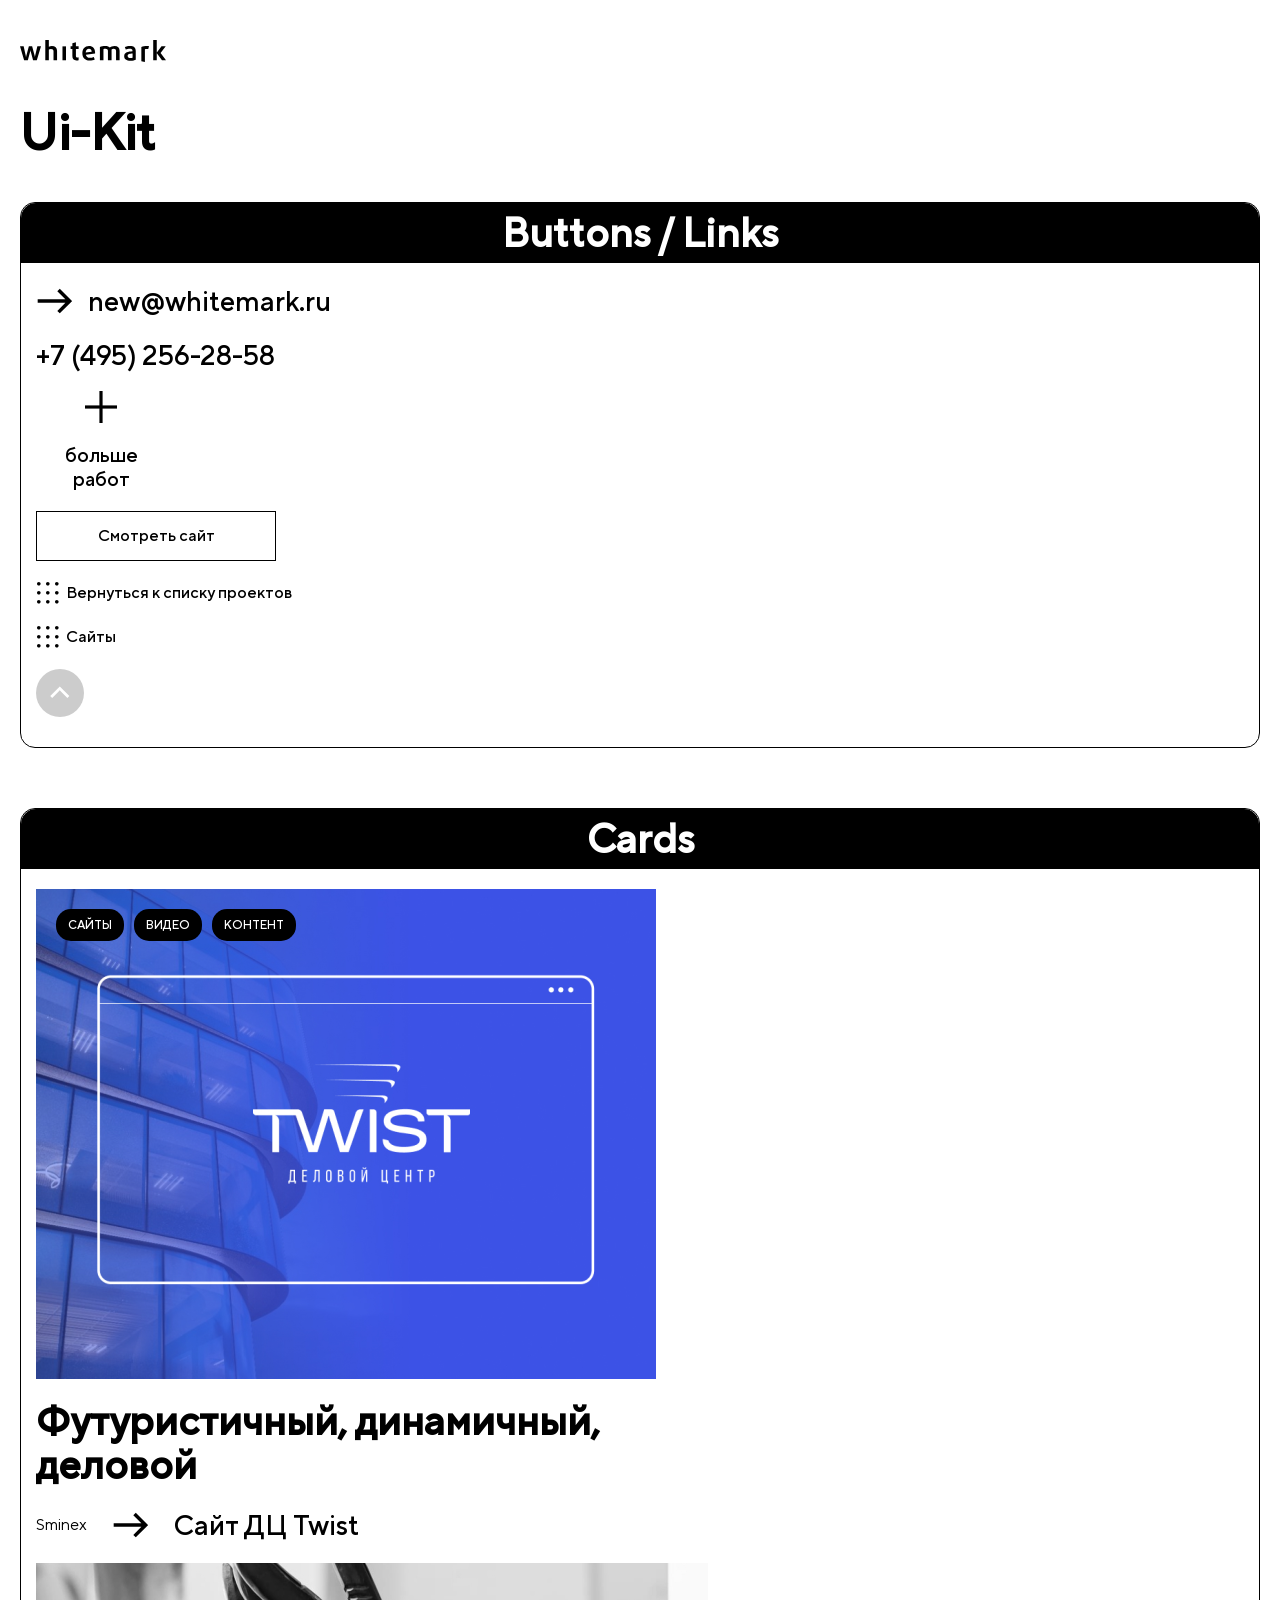
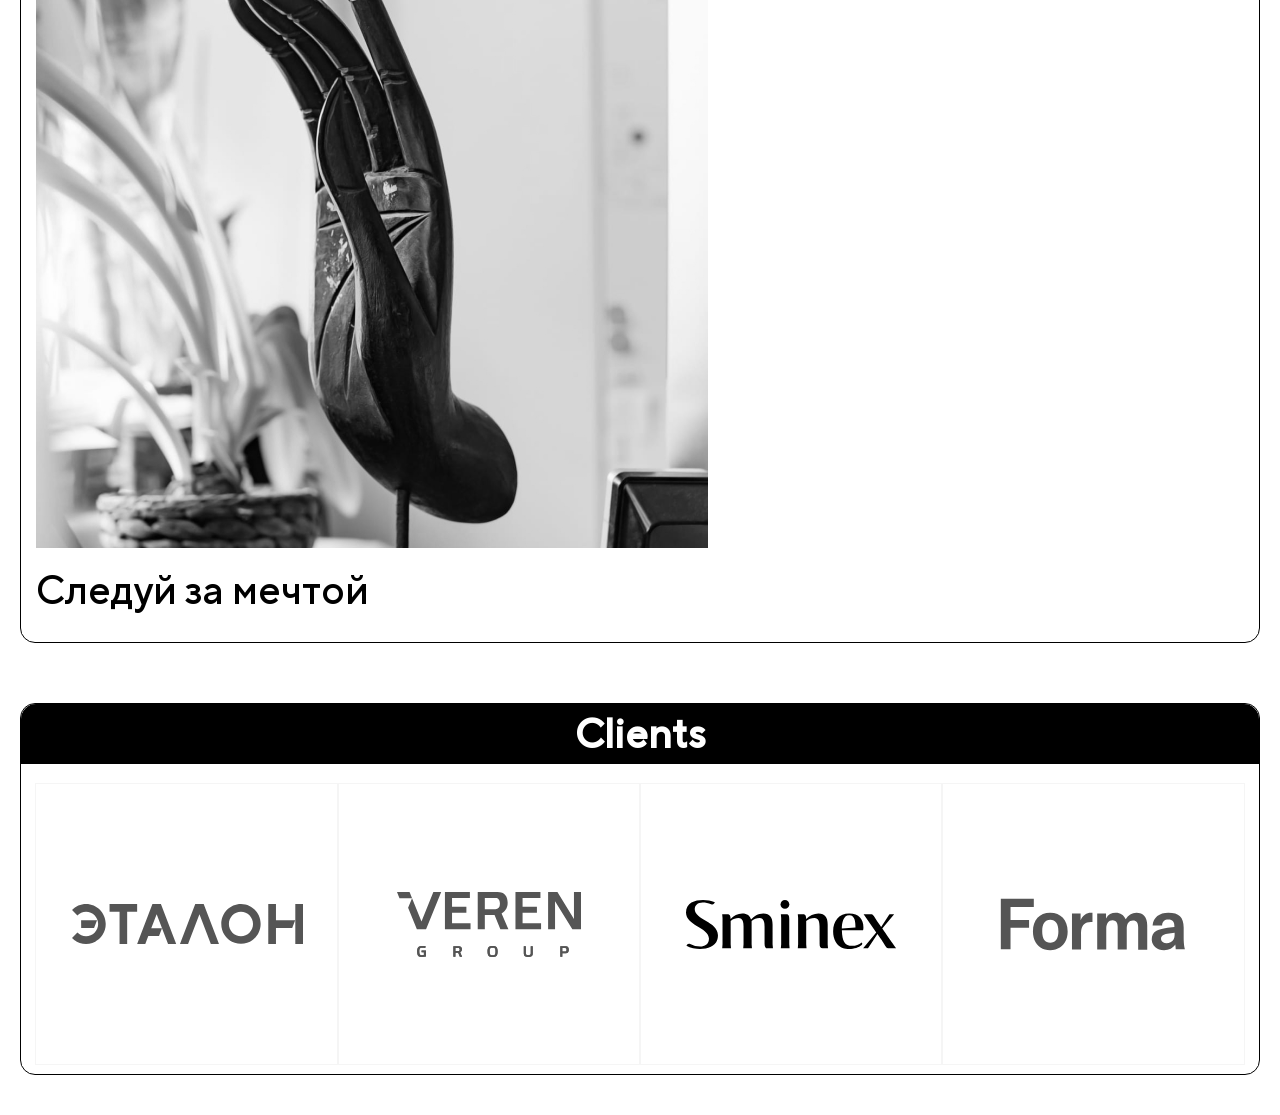
<file: Lerna_9.1/index.html>
<!DOCTYPE html>
<html lang="ru">

<head>
  <meta charset="UTF-8">
  <meta name="viewport" content="width=device-width, initial-scale=1.0">
  <meta http-equiv="X-UA-Compatible" content="ie=edge">
  <link rel="stylesheet" href="css/style.css">
  <title>Ui-kit - Whitemark</title>
</head>

<body>
  <main>
    <div class="uikit">
      <div class="container">
        <h1 class="visually-hidden">Ui-kit сайта Whitemark</h1>
        <div class="uikit__logo">
          <svg width="146" height="22" aria-hidden="true">
            <use xlink:href="images/sprite.svg#icon-logo"></use>
          </svg>
        </div>
        <h2 class="uikit__subtitle">Ui-Kit</h2>
        <div class="uikit__block">
          <h2 class="uikit__block-title">Buttons / Links</h2>
          <div class="uikit__components">
            <a class="link" href="mailto:new@whitemark.ru">
              <svg class="link__icon" width="36" height="36" aria-hidden="true">
                <use xlink:href="images/sprite.svg#icon-arrow-right"></use>
              </svg>
              <span class="link__text">new@whitemark.ru</span>
            </a>
            <a class="link" href="tel:+74952562858">
              <span class="link__text">+7 (495) 256-28-58</span>
            </a>
            <button class="btn btn--plus" type="button">
              <svg class="btn__icon" width="32" height="32" aria-hidden="true">
                <use xlink:href="images/sprite.svg#icon-plus"></use>
              </svg>
              <span class="btn__text btn__text--small">больше работ</span>
            </button>
            <a class="btn" href="#">
              <span class="btn__text">Смотреть сайт</span>
            </a>
            <a href="#" class="link link--small link--dots">
              <svg class="link__dots" width="24" height="24" viewBox="0 0 24 24" fill="none"
                xmlns="http://www.w3.org/2000/svg">
                <path class="link__dot link__dot--lt"
                  d="M4.6 2.8C4.6 3.79411 3.79411 4.6 2.8 4.6C1.80589 4.6 1 3.79411 1 2.8C1 1.80589 1.80589 1 2.8 1C3.79411 1 4.6 1.80589 4.6 2.8Z"
                  fill="black" />
                <path class="link__dot link__dot--lc"
                  d="M4.6 11.8C4.6 12.7941 3.79411 13.6 2.8 13.6C1.80589 13.6 1 12.7941 1 11.8C1 10.8059 1.80589 10 2.8 10C3.79411 10 4.6 10.8059 4.6 11.8Z"
                  fill="black" />
                <path class="link__dot link__dot--lb"
                  d="M4.6 20.8C4.6 21.7941 3.79411 22.6 2.8 22.6C1.80589 22.6 1 21.7941 1 20.8C1 19.8059 1.80589 19 2.8 19C3.79411 19 4.6 19.8059 4.6 20.8Z"
                  fill="black" />
                <path class="link__dot link__dot--ct"
                  d="M13.6 2.8C13.6 3.79411 12.7941 4.6 11.8 4.6C10.8059 4.6 10 3.79411 10 2.8C10 1.80589 10.8059 1 11.8 1C12.7941 1 13.6 1.80589 13.6 2.8Z"
                  fill="black" />
                <path class="link__dot link__dot--cc"
                  d="M13.6 11.8C13.6 12.7941 12.7941 13.6 11.8 13.6C10.8059 13.6 10 12.7941 10 11.8C10 10.8059 10.8059 10 11.8 10C12.7941 10 13.6 10.8059 13.6 11.8Z"
                  fill="black" />
                <path class="link__dot link__dot--cb"
                  d="M13.6 20.8C13.6 21.7941 12.7941 22.6 11.8 22.6C10.8059 22.6 10 21.7941 10 20.8C10 19.8059 10.8059 19 11.8 19C12.7941 19 13.6 19.8059 13.6 20.8Z"
                  fill="black" />
                <path class="link__dot link__dot--rt"
                  d="M22.6 2.8C22.6 3.79411 21.7941 4.6 20.8 4.6C19.8059 4.6 19 3.79411 19 2.8C19 1.80589 19.8059 1 20.8 1C21.7941 1 22.6 1.80589 22.6 2.8Z"
                  fill="black" />
                <path class="link__dot link__dot--rc"
                  d="M22.6 11.8C22.6 12.7941 21.7941 13.6 20.8 13.6C19.8059 13.6 19 12.7941 19 11.8C19 10.8059 19.8059 10 20.8 10C21.7941 10 22.6 10.8059 22.6 11.8Z"
                  fill="black" />
                <path class="link__dot link__dot--rb"
                  d="M22.6 20.8C22.6 21.7941 21.7941 22.6 20.8 22.6C19.8059 22.6 19 21.7941 19 20.8C19 19.8059 19.8059 19 20.8 19C21.7941 19 22.6 19.8059 22.6 20.8Z"
                  fill="black" />
              </svg>
              <span class="link__text">Вернуться к списку проектов</span>
            </a>
            <a class="link link--double" href="#">
              <span class="link__inner">
                <svg class="link__icon-begin" width="24" height="24" aria-hidden="true">
                  <use xlink:href="images/sprite.svg#icon-dots"></use>
                </svg>
                <span class="link__text link__text-begin">Сайты</span>
              </span>
              <span class="link__inner link__inner--final">
                <svg class="link__icon-final" width="20" height="20" aria-hidden="true">
                  <use xlink:href="images/sprite.svg#icon-arrow-left"></use>
                </svg>
                <span class="link__text link__text-final">Вернуться в раздел</span>
              </span>
            </a>
            <button class="btn btn--icon" type="button">
              <svg class="btn__icon" width="24" height="24" aria-hidden="true">
                <use xlink:href="images/sprite.svg#icon-arrow-top"></use>
              </svg>
            </button>
          </div>
        </div>
        <div class="uikit__block">
          <h2 class="uikit__block-title">Cards</h2>
          <div class="uikit__components">
            <a class="project-card" href="#">
              <div class="project-card__inner">
                <ul class="project-card__tag-list">
                  <li class="project-card__tag-item">
                    <span class="project-card__tag">Сайты</span>
                  </li>
                  <li class="project-card__tag-item">
                    <span class="project-card__tag">видео</span>
                  </li>
                  <li class="project-card__tag-item">
                    <span class="project-card__tag">контент</span>
                  </li>
                </ul>
                <img class="project-card__img" src="images/project-twist.png" width="620" height="490"
                  alt="Логотип проекта Twist">
                <div class="project-card__description">
                  <p class="project-card__text">
                    Сайт для премиального делового центра с wow-архитектурой и отличной транспортной доступностью
                  </p>
                </div>
              </div>
              <h2 class="project-card__title">Футуристичный, динамичный, деловой</h2>
              <div class="project-card__bottom">
                <span class="project-card__company">Sminex</span>
                <span class="project-card__link link">
                  <svg class="link__icon" width="36" height="36" aria-hidden="true">
                    <use xlink:href="images/sprite.svg#icon-arrow-right"></use>
                  </svg>
                  <span class="link__text">Сайт ДЦ Twist</span>
                </span>
              </div>
            </a>
            <a class="image-card" href="#">
              <img class="image-card__img" src="images/image-card.jpg" height="585" width="672" alt="Арт фотография">
              <h2 class="image-card__title">Следуй за мечтой</h2>
            </a>
          </div>
        </div>

        <div class="uikit__block">
          <h2 class="uikit__block-title">Clients</h2>
          <ul class="clients">
            <li class="clients__item">
              <a href="#" class="clients__link">
                <svg class="clients__icon" width="231" height="40" aria-hidden="true">
                  <use xlink:href="images/sprite.svg#icon-etalon"></use>
                </svg>
                <img class="clients__img" src="images/clients/etalon.jpg" alt="Логотип Etalon">
              </a>
            </li>
            <li class="clients__item">
              <a href="#" class="clients__link">
                <svg class="clients__icon" width="184" height="65" aria-hidden="true">
                  <use xlink:href="images/sprite.svg#icon-veren"></use>
                </svg>
                <img class="clients__img" src="images/clients/veren.jpg" alt="Логотип Veren">
              </a>
            </li>
            <li class="clients__item">
              <a href="#" class="clients__link">
                <svg class="clients__icon" width="210" height="49" aria-hidden="true">
                  <use xlink:href="images/sprite.svg#icon-sminex"></use>
                </svg>
                <img class="clients__img" src="images/clients/sminex.jpg" alt="Логотип Sminex">
              </a>
            </li>
            <li class="clients__item">
              <a href="#" class="clients__link">
                <svg class="clients__icon" width="240" height="67" aria-hidden="true">
                  <use xlink:href="images/sprite.svg#icon-forma"></use>
                </svg>
                <img class="clients__img" src="images/clients/forma.jpg" alt="Логотип Forma">
              </a>
            </li>
          </ul>
        </div>
      </div>
    </div>
  </main>
</body>

</html>
</file>
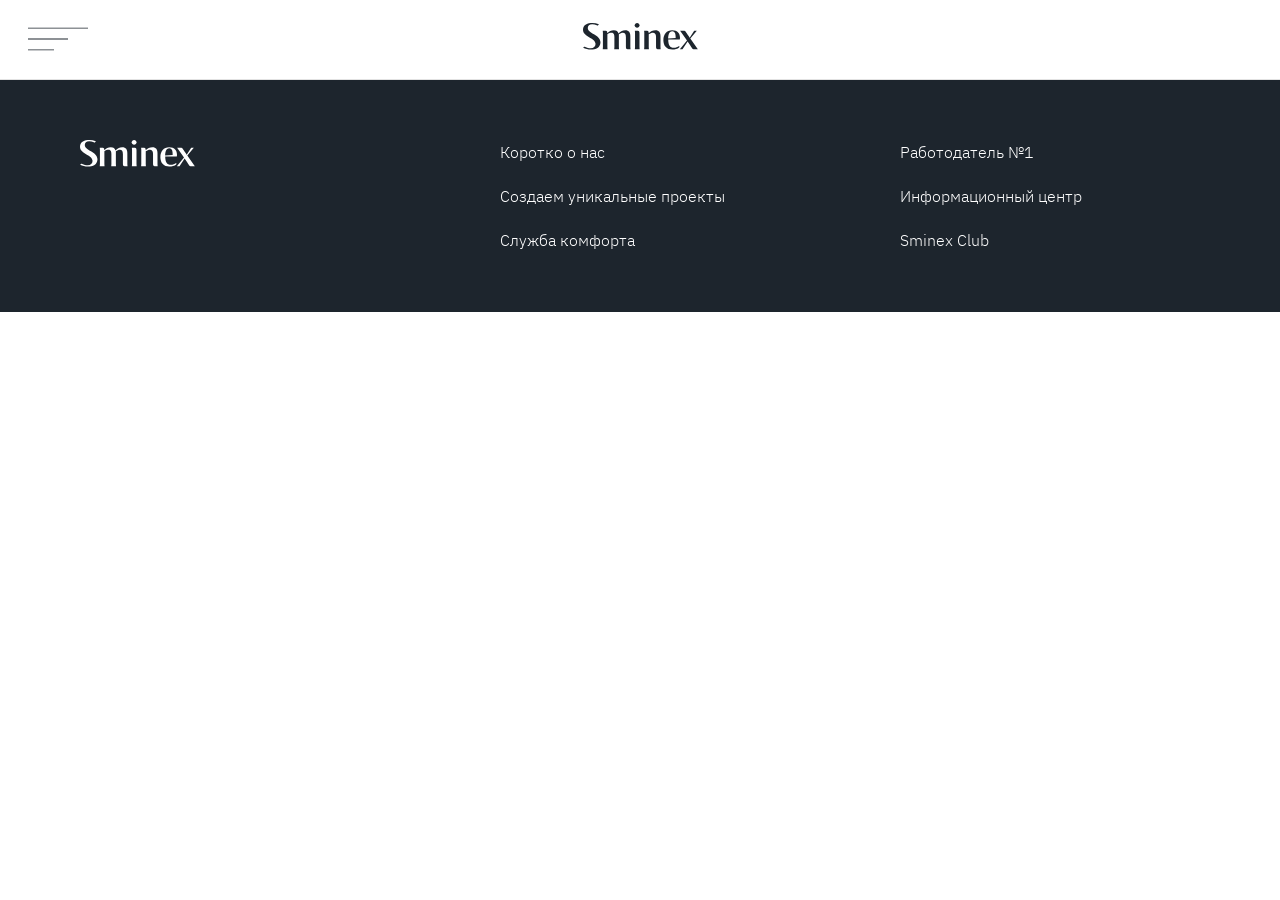
<file: 6.2/vacancy.html>
<!DOCTYPE html>
<html lang="ru">

<head>
  <meta charset="UTF-8">
  <meta name="viewport" content="width=device-width, initial-scale=1.0">
  <meta http-equiv="X-UA-Compatible" content="ie=edge">
  <link rel="stylesheet" href="css/style.css">
  <title>Вакансии - Sminex - ИНТЕКО</title>
</head>

<body>
<header class="header">
  <div class="header__content">
    <button class="header__menu" aria-label="Переключаетель меню">
      <svg class="header__burger-icon" width="60" height="23" aria-hidden="true">
        <use xlink:href="images/sprite.svg#icon-burger"></use>
      </svg>
    </button>
    <a class="header__logo-link" href="#" aria-label="Переход на главную страницу Sminex">
      <svg class="header__logo" width="115" height="27" aria-hidden="true">
        <use xlink:href="images/sprite.svg#icon-logo"></use>
      </svg>
    </a>
  </div>
</header>
<main>
  <!-- Вакансии -->
</main>
<footer class="footer">
  <div class="container">
    <div class="footer__content">
      <a class="footer__logo-link" href="#" aria-label="Переход на главную страницу Sminex">
        <svg class="footer__logo" width="115" height="27" aria-hidden="true">
          <use xlink:href="images/sprite.svg#icon-logo"></use>
        </svg>
      </a>
      <div class="footer__nav">
        <ul class="footer__nav-list">
          <li class="footer__nav-item">
            <a class="footer__nav-link" href="#">Коротко о нас</a>
          </li>
          <li class="footer__nav-item">
            <a class="footer__nav-link" href="#">Создаем уникальные проекты</a>
          </li>
          <li class="footer__nav-item">
            <a class="footer__nav-link" href="#">Служба комфорта</a>
          </li>
        </ul>
        <ul class="footer__nav-list">
          <li class="footer__nav-item">
            <a class="footer__nav-link" href="#">Работодатель №1</a>
          </li>
          <li class="footer__nav-item">
            <a class="footer__nav-link" href="#">Информационный центр</a>
          </li>
          <li class="footer__nav-item">
            <a class="footer__nav-link" href="#">Sminex Club</a>
          </li>
        </ul>
      </div>
    </div>
  </div>
</footer>
</body>

</html>
</file>
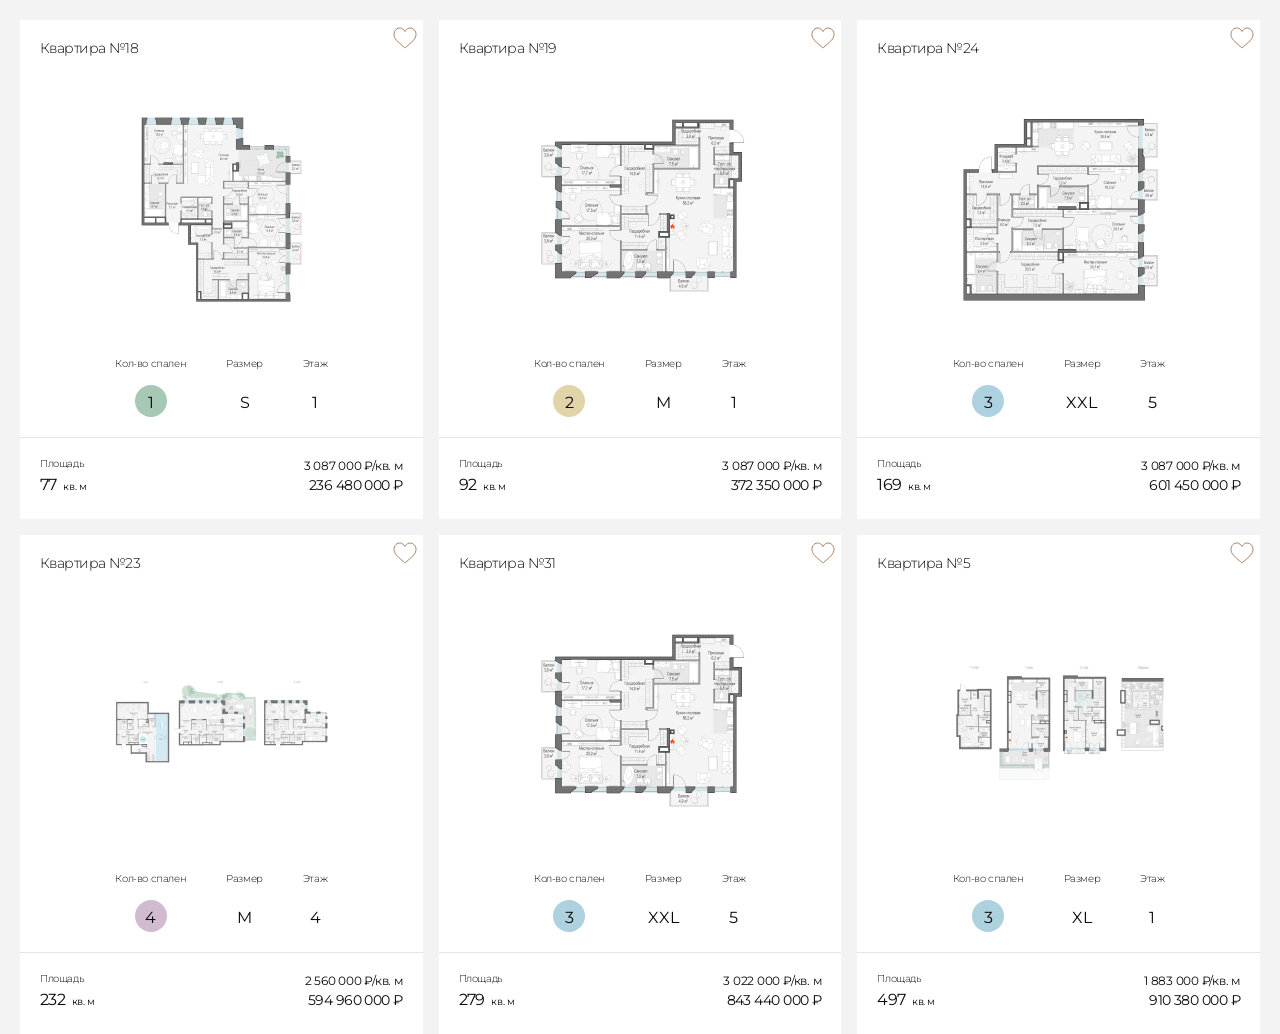
<file: 6.3/catalog.html>
<!DOCTYPE html>
<html lang="ru">

<head>
  <meta charset="UTF-8">
  <meta name="viewport" content="width=device-width, initial-scale=1.0">
  <meta http-equiv="X-UA-Compatible" content="ie=edge">
  <link rel="stylesheet" href="css/normalize.css">
  <link rel="stylesheet" href="css/style.css">
  <title>Выбор квартир - Обыденский №1</title>
</head>

<body>
<main>
  <!-- Я уже тут подготовил структуру страницы с прошлого проекта, тебе осталось ее только застилизовать -->
  <section class="catalog">
    <div class="container">
      <h1 class="visually-hidden">Подбор квартиры по параметрам</h1>
      <div class="catalog__inner">
        <!-- Форма фильтрации -->

        <!-- Список с карточками -->
        <ul class="catalog-list">
          <li class="catalog-list__item">
            <div class="catalog-card">
              <a class="catalog-card__inner" href="#" aria-label="Переход на страницу квартиры">
                <div class="catalog-card__top">
                  <p class="catalog-card__title">Квартира №18</p>
                  <img class="catalog-card__pic" src="images/plan-18.jpg" width="220" height="205" alt="Планировка квартиры №18">
                  <ul class="catalog-card__parameters">
                    <li class="catalog-card__parameters-item">
                      <div class="parameter-card parameter-card--green">
                        <p class="parameter-card__title">Кол-во спален</p>
                        <span class="parameter-card__value">1</span>
                      </div>
                    </li>
                    <li class="catalog-card__parameters-item">
                      <div class="parameter-card">
                        <p class="parameter-card__title">Размер</p>
                        <span class="parameter-card__value">S</span>
                      </div>
                    </li>
                    <li class="catalog-card__parameters-item">
                      <div class="parameter-card">
                        <p class="parameter-card__title">Этаж</p>
                        <span class="parameter-card__value">1</span>
                      </div>
                    </li>
                  </ul>
                </div>
                <div class="catalog-card__footer">
                  <div class="catalog-card__area">
                    <p class="catalog-card__subtitle">Площадь</p>
                    <p class="catalog-card__area-value"><span class="catalog-card__area-count">77</span> кв. м</p>
                  </div>
                  <div class="catalog-card__price-block">
                    <p class="catalog-card__price">3 087 000 ₽/кв. м</p>
                    <p class="catalog-card__price-total">236 480 000 ₽</p>
                  </div>
                </div>
              </a>
              <button class="catalog-card__btn-like" type="button" aria-label="Добавить в избранное">
                <svg class="catalog-card__like-icon" width="24" height="22" aria-hidden="true">
                  <use xlink:href="images/sprite.svg#icon-like"></use>
                </svg>
              </button>
            </div>
          </li>

          <li class="catalog-list__item">
            <div class="catalog-card">
              <a class="catalog-card__inner" href="#" aria-label="Переход на страницу квартиры">
                <div class="catalog-card__top">
                  <p class="catalog-card__title">Квартира №19</p>
                  <img class="catalog-card__pic" src="images/plan-19.jpg" width="220" height="205" alt="Планировка квартиры №19">
                  <ul class="catalog-card__parameters">
                    <li class="catalog-card__parameters-item">
                      <div class="parameter-card parameter-card--yellow">
                        <p class="parameter-card__title">Кол-во спален</p>
                        <span class="parameter-card__value">2</span>
                      </div>
                    </li>
                    <li class="catalog-card__parameters-item">
                      <div class="parameter-card">
                        <p class="parameter-card__title">Размер</p>
                        <span class="parameter-card__value">M</span>
                      </div>
                    </li>
                    <li class="catalog-card__parameters-item">
                      <div class="parameter-card">
                        <p class="parameter-card__title">Этаж</p>
                        <span class="parameter-card__value">1</span>
                      </div>
                    </li>
                  </ul>
                </div>
                <div class="catalog-card__footer">
                  <div class="catalog-card__area">
                    <p class="catalog-card__subtitle">Площадь</p>
                    <p class="catalog-card__area-value"><span class="catalog-card__area-count">92</span> кв. м</p>
                  </div>
                  <div class="catalog-card__price-block">
                    <p class="catalog-card__price">3 087 000 ₽/кв. м</p>
                    <p class="catalog-card__price-total">372 350 000 ₽</p>
                  </div>
                </div>
              </a>
              <button class="catalog-card__btn-like" type="button" aria-label="Добавить в избранное">
                <svg class="catalog-card__like-icon" width="24" height="22" aria-hidden="true">
                  <use xlink:href="images/sprite.svg#icon-like"></use>
                </svg>
              </button>
            </div>
          </li>

          <li class="catalog-list__item">
            <div class="catalog-card">
              <a class="catalog-card__inner" href="#" aria-label="Переход на страницу квартиры">
                <div class="catalog-card__top">
                  <p class="catalog-card__title">Квартира №24</p>
                  <img class="catalog-card__pic" src="images/plan-24.jpg" width="220" height="205" alt="Планировка квартиры №24">
                  <ul class="catalog-card__parameters">
                    <li class="catalog-card__parameters-item">
                      <div class="parameter-card parameter-card--blue">
                        <p class="parameter-card__title">Кол-во спален</p>
                        <span class="parameter-card__value">3</span>
                      </div>
                    </li>
                    <li class="catalog-card__parameters-item">
                      <div class="parameter-card">
                        <p class="parameter-card__title">Размер</p>
                        <span class="parameter-card__value">XXL</span>
                      </div>
                    </li>
                    <li class="catalog-card__parameters-item">
                      <div class="parameter-card">
                        <p class="parameter-card__title">Этаж</p>
                        <span class="parameter-card__value">5</span>
                      </div>
                    </li>
                  </ul>
                </div>
                <div class="catalog-card__footer">
                  <div class="catalog-card__area">
                    <p class="catalog-card__subtitle">Площадь</p>
                    <p class="catalog-card__area-value"><span class="catalog-card__area-count">169</span> кв. м</p>
                  </div>
                  <div class="catalog-card__price-block">
                    <p class="catalog-card__price">3 087 000 ₽/кв. м</p>
                    <p class="catalog-card__price-total">601 450 000 ₽</p>
                  </div>
                </div>
              </a>
              <button class="catalog-card__btn-like" type="button" aria-label="Добавить в избранное">
                <svg class="catalog-card__like-icon" width="24" height="22" aria-hidden="true">
                  <use xlink:href="images/sprite.svg#icon-like"></use>
                </svg>
              </button>
            </div>
          </li>

          <li class="catalog-list__item">
            <div class="catalog-card">
              <a class="catalog-card__inner" href="#" aria-label="Переход на страницу квартиры">
                <div class="catalog-card__top">
                  <p class="catalog-card__title">Квартира №23</p>
                  <img class="catalog-card__pic" src="images/plan-23.jpg" width="220" height="205" alt="Планировка квартиры №23">
                  <ul class="catalog-card__parameters">
                    <li class="catalog-card__parameters-item">
                      <div class="parameter-card parameter-card--violet">
                        <p class="parameter-card__title">Кол-во спален</p>
                        <span class="parameter-card__value">4</span>
                      </div>
                    </li>
                    <li class="catalog-card__parameters-item">
                      <div class="parameter-card">
                        <p class="parameter-card__title">Размер</p>
                        <span class="parameter-card__value">M</span>
                      </div>
                    </li>
                    <li class="catalog-card__parameters-item">
                      <div class="parameter-card">
                        <p class="parameter-card__title">Этаж</p>
                        <span class="parameter-card__value">4</span>
                      </div>
                    </li>
                  </ul>
                </div>
                <div class="catalog-card__footer">
                  <div class="catalog-card__area">
                    <p class="catalog-card__subtitle">Площадь</p>
                    <p class="catalog-card__area-value"><span class="catalog-card__area-count">232</span> кв. м</p>
                  </div>
                  <div class="catalog-card__price-block">
                    <p class="catalog-card__price">2 560 000 ₽/кв. м</p>
                    <p class="catalog-card__price-total">594 960 000 ₽</p>
                  </div>
                </div>
              </a>
              <button class="catalog-card__btn-like" type="button" aria-label="Добавить в избранное">
                <svg class="catalog-card__like-icon" width="24" height="22" aria-hidden="true">
                  <use xlink:href="images/sprite.svg#icon-like"></use>
                </svg>
              </button>
            </div>
          </li>

          <li class="catalog-list__item">
            <div class="catalog-card">
              <a class="catalog-card__inner" href="#" aria-label="Переход на страницу квартиры">
                <div class="catalog-card__top">
                  <p class="catalog-card__title">Квартира №31</p>
                  <img class="catalog-card__pic" src="images/plan-31.jpg" width="220" height="205" alt="Планировка квартиры №31">
                  <ul class="catalog-card__parameters">
                    <li class="catalog-card__parameters-item">
                      <div class="parameter-card parameter-card--blue">
                        <p class="parameter-card__title">Кол-во спален</p>
                        <span class="parameter-card__value">3</span>
                      </div>
                    </li>
                    <li class="catalog-card__parameters-item">
                      <div class="parameter-card">
                        <p class="parameter-card__title">Размер</p>
                        <span class="parameter-card__value">XXL</span>
                      </div>
                    </li>
                    <li class="catalog-card__parameters-item">
                      <div class="parameter-card">
                        <p class="parameter-card__title">Этаж</p>
                        <span class="parameter-card__value">5</span>
                      </div>
                    </li>
                  </ul>
                </div>
                <div class="catalog-card__footer">
                  <div class="catalog-card__area">
                    <p class="catalog-card__subtitle">Площадь</p>
                    <p class="catalog-card__area-value"><span class="catalog-card__area-count">279</span> кв. м</p>
                  </div>
                  <div class="catalog-card__price-block">
                    <p class="catalog-card__price">3 022 000 ₽/кв. м</p>
                    <p class="catalog-card__price-total">843 440 000 ₽</p>
                  </div>
                </div>
              </a>
              <button class="catalog-card__btn-like" type="button" aria-label="Добавить в избранное">
                <svg class="catalog-card__like-icon" width="24" height="22" aria-hidden="true">
                  <use xlink:href="images/sprite.svg#icon-like"></use>
                </svg>
              </button>
            </div>
          </li>

          <li class="catalog-list__item">
            <div class="catalog-card">
              <a class="catalog-card__inner" href="#" aria-label="Переход на страницу квартиры">
                <div class="catalog-card__top">
                  <p class="catalog-card__title">Квартира №5</p>
                  <img class="catalog-card__pic" src="images/plan-5.jpg" width="220" height="205" alt="Планировка квартиры №5">
                  <ul class="catalog-card__parameters">
                    <li class="catalog-card__parameters-item">
                      <div class="parameter-card parameter-card--blue">
                        <p class="parameter-card__title">Кол-во спален</p>
                        <span class="parameter-card__value">3</span>
                      </div>
                    </li>
                    <li class="catalog-card__parameters-item">
                      <div class="parameter-card">
                        <p class="parameter-card__title">Размер</p>
                        <span class="parameter-card__value">XL</span>
                      </div>
                    </li>
                    <li class="catalog-card__parameters-item">
                      <div class="parameter-card">
                        <p class="parameter-card__title">Этаж</p>
                        <span class="parameter-card__value">1</span>
                      </div>
                    </li>
                  </ul>
                </div>
                <div class="catalog-card__footer">
                  <div class="catalog-card__area">
                    <p class="catalog-card__subtitle">Площадь</p>
                    <p class="catalog-card__area-value"><span class="catalog-card__area-count">497</span> кв. м</p>
                  </div>
                  <div class="catalog-card__price-block">
                    <p class="catalog-card__price">1 883 000 ₽/кв. м</p>
                    <p class="catalog-card__price-total">910 380 000 ₽</p>
                  </div>
                </div>
              </a>
              <button class="catalog-card__btn-like" type="button" aria-label="Добавить в избранное">
                <svg class="catalog-card__like-icon" width="24" height="22" aria-hidden="true">
                  <use xlink:href="images/sprite.svg#icon-like"></use>
                </svg>
              </button>
            </div>
          </li>
        </ul>
      </div>
    </div>
  </section>

</main>

</body>

</html>
</file>
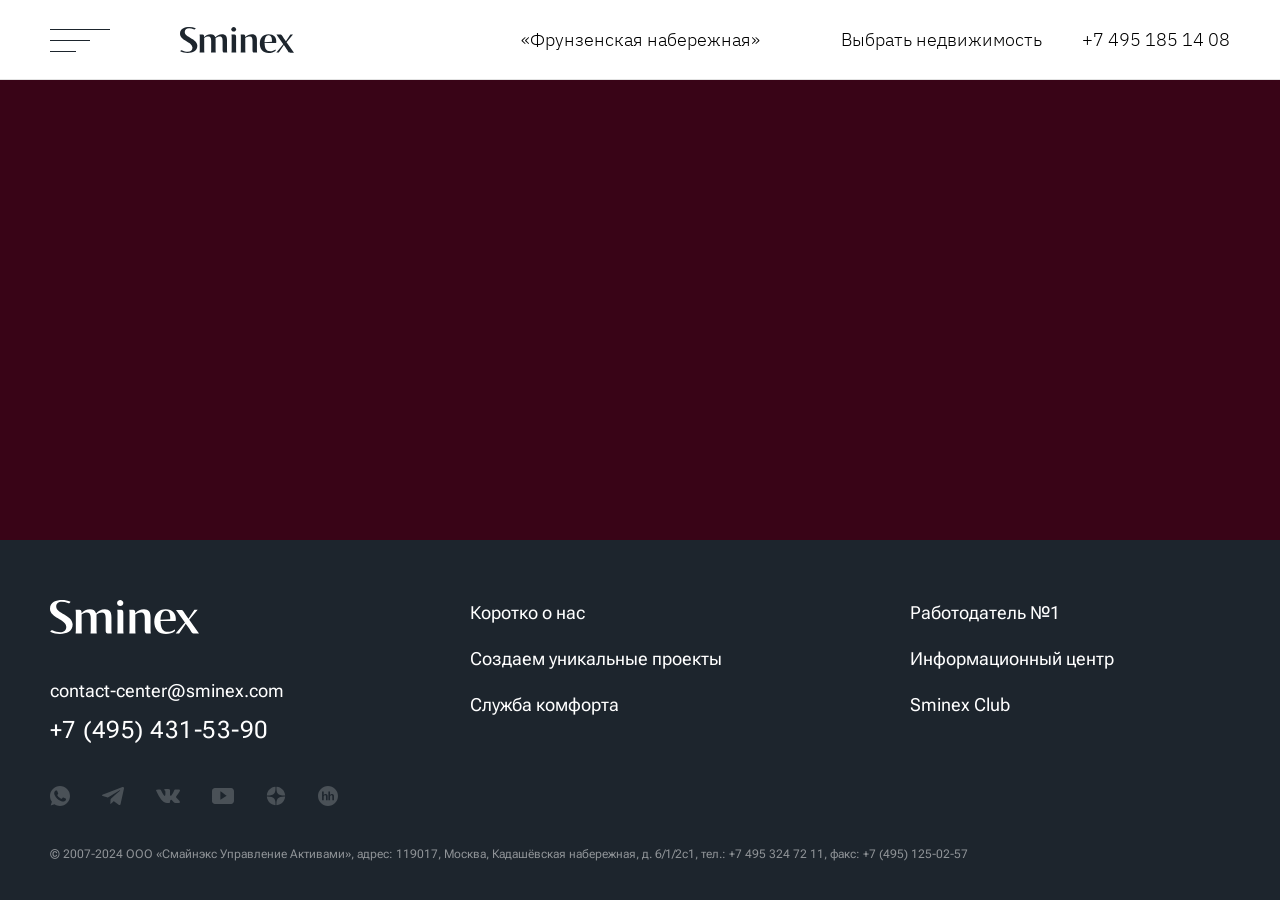
<file: 8.2/landing.html>
<!DOCTYPE html>
<html lang="ru">

<head>
  <meta charset="UTF-8">
  <meta name="viewport" content="width=device-width, initial-scale=1.0">
  <meta http-equiv="X-UA-Compatible" content="ie=edge">
  <link rel="stylesheet" href="css/style.css">
  <title>Фрунзенская набережная - Sminex - ИНТЕКО</title>
</head>

<body>
  <header class="header">
    <div class="container">
      <div class="header__content">
        <div class="header__left-col">
          <button class="header__menu" type="button" aria-label="Переключатель меню">
            <svg class="header__menu-icon" width="60" height="23" aria-hidden="true">
              <use xlink:href="images/sprite.svg#icon-menu"></use>
            </svg>
          </button>
          <a class="header__logo-link" href="#" aria-label="Переход на главную страницу">
            <svg class="header__logo" width="114" height="26" aria-hidden="true">
              <use xlink:href="images/sprite.svg#icon-header-logo"></use>
            </svg>
          </a>
        </div>
        <span class="header__page">«Фрунзенская набережная»</span>
        <div class="header__right-col">
          <a class="header__link" href="#">Выбрать недвижимость</a>
          <a class="header__phone" href="tel:+74951851408" aria-label="Позвонить в компанию">
            <span class="header__phone-text">+7 495 185 14 08</span>
            <svg class="header__phone-icon" width="24" height="24" aria-hidden="true">
              <use xlink:href="images/sprite.svg#icon-phone"></use>
            </svg>
          </a>
        </div>
      </div>
    </div>
  </header>
  <main>

  </main>
  <footer class="footer">
    <div class="container">
      <div class="footer__wrapper">
        <div class="footer__left">
          <a href="#" class="footer__logo-link" aria-label="Переход на главную страницу">
            <svg width="149" height="34" aria-hidden="true">
              <use xlink:href="images/sprite.svg#icon-header-logo"></use>
            </svg>
          </a>
          <div class="footer__contacts">
            <a class="footer__link" href="mailto:contact-center@sminex.com">contact-center@sminex.com</a>
            <a class="footer__phone" href="tel:+74954315390">+7 (495) 431-53-90</a>
          </div>
          <ul class="footer__social socials">
            <li class="socials__item">
              <a class="socials__link" href="#" aria-label="Ссылка на whatsapp">
                <svg width="20" height="20" aria-hidden="true">
                  <use xlink:href="images/sprite.svg#icon-whatsapp"></use>
                </svg>
              </a>
            </li>
            <li class="socials__item">
              <a class="socials__link" href="#" aria-label="Ссылка на Телеграм">
                <svg width="22" height="18" aria-hidden="true">
                  <use xlink:href="images/sprite.svg#icon-tg"></use>
                </svg>
              </a>
            </li>
            <li class="socials__item">
              <a class="socials__link" href="#" aria-label="Ссылка на ВКонтакте">
                <svg width="24" height="14" aria-hidden="true">
                  <use xlink:href="images/sprite.svg#icon-vk"></use>
                </svg>
              </a>
            </li>
            <li class="socials__item">
              <a class="socials__link" href="#" aria-label="Ссылка на youtube">
                <svg width="22" height="16" aria-hidden="true">
                  <use xlink:href="images/sprite.svg#icon-youtube"></use>
                </svg>
              </a>
            </li>
            <li class="socials__item">
              <a class="socials__link" href="#" aria-label="Ссылка на Дзен">
                <svg width="20" height="20" aria-hidden="true">
                  <use xlink:href="images/sprite.svg#icon-dzen"></use>
                </svg>
              </a>
            </li>
            <li class="socials__item">
              <a class="socials__link" href="#" aria-label="Ссылка на HH">
                <svg width="20" height="20" aria-hidden="true">
                  <use xlink:href="images/sprite.svg#icon-hh"></use>
                </svg>
              </a>
            </li>
          </ul>
        </div>
        <div class="footer__right">
          <ul class="footer__link-list">
            <li class="footer__link-item">
              <a class="footer__link" href="#">Коротко о нас</a>
            </li>
            <li class="footer__link-item">
              <a class="footer__link" href="#">Работодатель №1</a>
            </li>
            <li class="footer__link-item">
              <a class="footer__link" href="#">Создаем уникальные проекты</a>
            </li>
            <li class="footer__link-item">
              <a class="footer__link" href="#">Информационный центр</a>
            </li>
            <li class="footer__link-item">
              <a class="footer__link" href="#">Служба комфорта</a>
            </li>
            <li class="footer__link-item">
              <a class="footer__link" href="#">Sminex Club</a>
            </li>
          </ul>
        </div>
      </div>
      <p class="footer__copyright">&copy;&nbsp;2007-2024&nbsp;ООО &laquo;Смайнэкс Управление Активами&raquo;, адрес:
        119017, Москва, Кадашёвская набережная, д. 6/1/2с1, тел.:&nbsp;+7&nbsp;495&nbsp;324&nbsp;72&nbsp;11, факс:
        +7&nbsp;(495)&nbsp;125-02-57
      </p>
    </div>
  </footer>
</body>

</html>
</file>
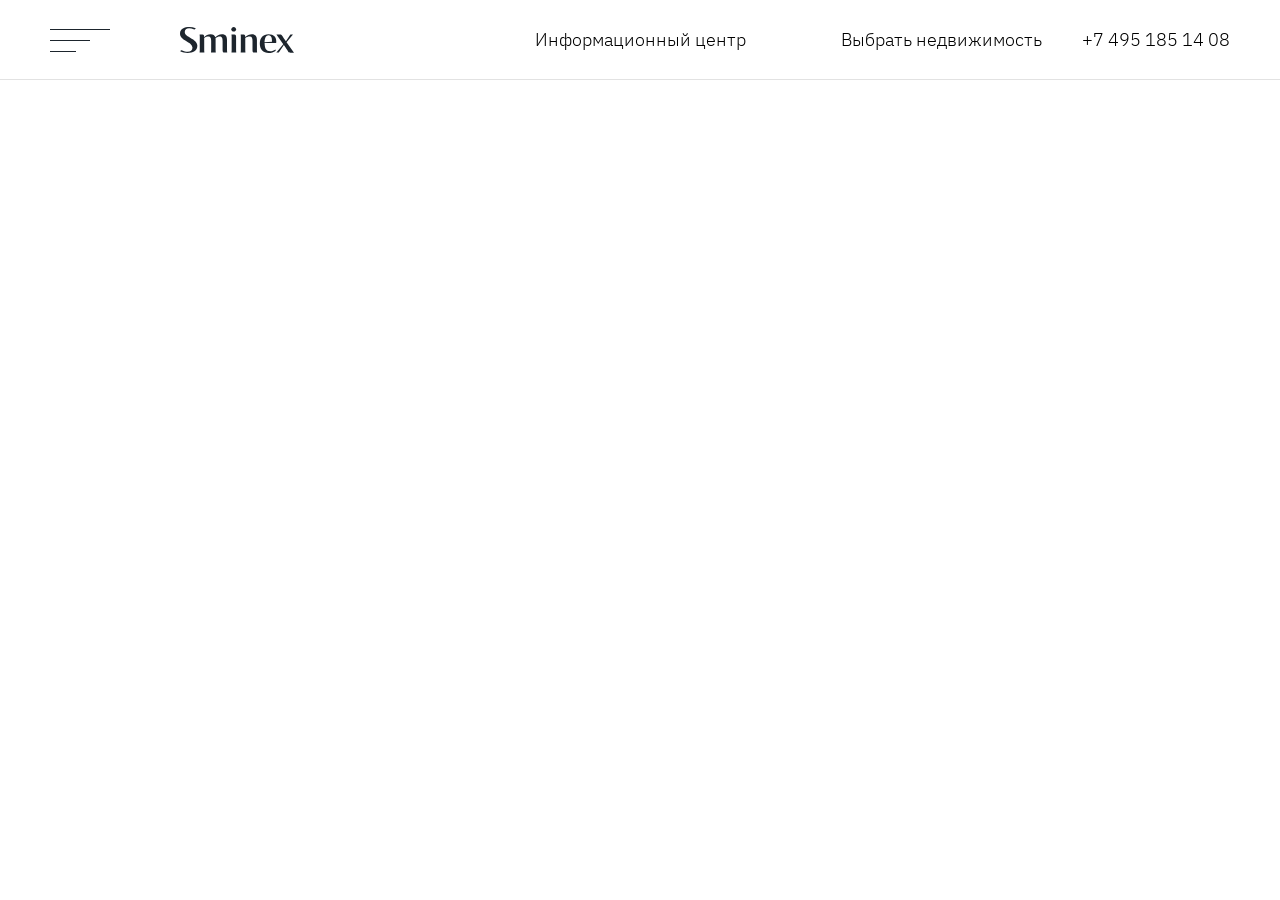
<file: 8.3/info-center.html>
<!DOCTYPE html>
<html lang="ru">

<head>
  <meta charset="UTF-8">
  <meta name="viewport" content="width=device-width, initial-scale=1.0">
  <meta http-equiv="X-UA-Compatible" content="ie=edge">
  <link rel="stylesheet" href="css/style.css">
  <title>Информационный центр - Sminex - ИНТЕКО</title>
</head>

<body>
<header class="header">
  <div class="container">
    <div class="header__content">
      <div class="header__left-col">
        <button class="header__menu" type="button" aria-label="Переключатель меню">
          <svg class="header__menu-icon" width="60" height="23" aria-hidden="true">
            <use xlink:href="images/sprite.svg#icon-menu"></use>
          </svg>
        </button>
        <a class="header__logo-link" href="#" aria-label="Переход на главную страницу">
          <svg class="header__logo" width="114" height="26" aria-hidden="true">
            <use xlink:href="images/sprite.svg#icon-header-logo"></use>
          </svg>
        </a>
      </div>
      <span class="header__page">Информационный центр</span>
      <div class="header__right-col">
        <a class="header__link" href="#">Выбрать недвижимость</a>
        <a class="header__phone" href="tel:+74951851408" aria-label="Позвонить в компанию">
          <span class="header__phone-text">+7 495 185 14 08</span>
          <svg class="header__phone-icon" width="24" height="24" aria-hidden="true">
            <use xlink:href="images/sprite.svg#icon-phone"></use>
          </svg>
        </a>
      </div>
    </div>
  </div>
</header>
<main>
  <h1 class="visually-hidden">Информационный центр</h1>

</main>
</body>

</html>
</file>
<file: 6.2/css/style.css>
/* Global */

@import "global/fonts.css";
@import "global/reboot.css";
@import "global/container.css";
@import "global/visually-hidden.css";

/* Blocks */

@import "blocks/header.css";
@import "blocks/footer.css";
</file>
<file: 6.3/css/style.css>
/* Global */

@import "global/fonts.css";
@import "global/reboot.css";
@import "global/container.css";
@import "global/visually-hidden.css";

/* Blocks */

@import "blocks/catalog-list.css";
@import "blocks/catalog-card.css";
@import "blocks/parameter-card.css";
</file>
<file: Lerna_9.1/css/style.css>
/* Global */
/* ------------------------------------ */
/*! normalize.css v8.0.1 | MIT License | github.com/necolas/normalize.css */
/* Document
  ========================================================================== */
/**
 * 1. Correct the line height in all browsers.
 * 2. Prevent adjustments of font size after orientation changes in iOS.
 */
html {
  line-height: 1.15; /* 1 */
  -webkit-text-size-adjust: 100%; /* 2 */
}

/* Sections
  ========================================================================== */
/**
* Remove the margin in all browsers.
*/
body {
  margin: 0;
}

/**
* Render the `main` element consistently in IE.
*/
main {
  display: block;
}

/**
* Correct the font size and margin on `h1` elements within `section` and
* `article` contexts in Chrome, Firefox, and Safari.
*/
h1 {
  margin: 0.67em 0;
  font-size: 2em;
}

/* Grouping content
  ========================================================================== */
/**
* 1. Add the correct box sizing in Firefox.
* 2. Show the overflow in Edge and IE.
*/
hr {
  box-sizing: content-box; /* 1 */
  height: 0; /* 1 */
  overflow: visible; /* 2 */
}

/**
* 1. Correct the inheritance and scaling of font size in all browsers.
* 2. Correct the odd `em` font sizing in all browsers.
*/
pre {
  font-size: 1em; /* 2 */
  font-family: monospace, monospace; /* 1 */
}

/* Text-level semantics
  ========================================================================== */
/**
* Remove the gray background on active links in IE 10.
*/
a {
  background-color: transparent;
}

/**
* 1. Remove the bottom border in Chrome 57-
* 2. Add the correct text decoration in Chrome, Edge, IE, Opera, and Safari.
*/
abbr[title] {
  text-decoration: underline; /* 2 */
  text-decoration: underline dotted; /* 2 */
  border-bottom: none; /* 1 */
}

/**
* Add the correct font weight in Chrome, Edge, and Safari.
*/
b,
strong {
  font-weight: bolder;
}

/**
* 1. Correct the inheritance and scaling of font size in all browsers.
* 2. Correct the odd `em` font sizing in all browsers.
*/
code,
kbd,
samp {
  font-size: 1em; /* 2 */
  font-family: monospace, monospace; /* 1 */
}

/**
* Add the correct font size in all browsers.
*/
small {
  font-size: 80%;
}

/**
* Prevent `sub` and `sup` elements from affecting the line height in
* all browsers.
*/
sub,
sup {
  position: relative;
  font-size: 75%;
  line-height: 0;
  vertical-align: baseline;
}

sub {
  bottom: -0.25em;
}

sup {
  top: -0.5em;
}

/* Embedded content
  ========================================================================== */
/**
* Remove the border on images inside links in IE 10.
*/
img {
  border-style: none;
}

/* Forms
  ========================================================================== */
/**
* 1. Change the font styles in all browsers.
* 2. Remove the margin in Firefox and Safari.
*/
button,
input,
optgroup,
select,
textarea {
  margin: 0; /* 2 */
  font-size: 100%; /* 1 */
  line-height: 1.15; /* 1 */
  font-family: inherit; /* 1 */
}

/**
* Show the overflow in IE.
* 1. Show the overflow in Edge.
*/
button,
input {
  /* 1 */
  overflow: visible;
}

/**
* Remove the inheritance of text transform in Edge, Firefox, and IE.
* 1. Remove the inheritance of text transform in Firefox.
*/
button,
select {
  /* 1 */
  text-transform: none;
}

/**
* Correct the inability to style clickable types in iOS and Safari.
*/
button,
[type=button],
[type=reset],
[type=submit] {
  -webkit-appearance: button;
}

/**
* Remove the inner border and padding in Firefox.
*/
button::-moz-focus-inner,
[type=button]::-moz-focus-inner,
[type=reset]::-moz-focus-inner,
[type=submit]::-moz-focus-inner {
  padding: 0;
  border-style: none;
}

/**
* Restore the focus styles unset by the previous rule.
*/
button:-moz-focusring,
[type=button]:-moz-focusring,
[type=reset]:-moz-focusring,
[type=submit]:-moz-focusring {
  outline: 1px dotted ButtonText;
}

/**
* Correct the padding in Firefox.
*/
fieldset {
  padding: 0.35em 0.75em 0.625em;
}

/**
* 1. Correct the text wrapping in Edge and IE.
* 2. Correct the color inheritance from `fieldset` elements in IE.
* 3. Remove the padding so developers are not caught out when they zero out
*    `fieldset` elements in all browsers.
*/
legend {
  display: table; /* 1 */
  box-sizing: border-box; /* 1 */
  max-width: 100%; /* 1 */
  padding: 0; /* 3 */
  color: inherit; /* 2 */
  white-space: normal; /* 1 */
}

/**
* Add the correct vertical alignment in Chrome, Firefox, and Opera.
*/
progress {
  vertical-align: baseline;
}

/**
* Remove the default vertical scrollbar in IE 10+.
*/
textarea {
  overflow: auto;
}

/**
* 1. Add the correct box sizing in IE 10.
* 2. Remove the padding in IE 10.
*/
[type=checkbox],
[type=radio] {
  box-sizing: border-box; /* 1 */
  padding: 0; /* 2 */
}

/**
* Correct the cursor style of increment and decrement buttons in Chrome.
*/
[type=number]::-webkit-inner-spin-button,
[type=number]::-webkit-outer-spin-button {
  height: auto;
}

/**
* 1. Correct the odd appearance in Chrome and Safari.
* 2. Correct the outline style in Safari.
*/
[type=search] {
  outline-offset: -2px; /* 2 */
  -webkit-appearance: textfield; /* 1 */
}

/**
* Remove the inner padding in Chrome and Safari on macOS.
*/
[type=search]::-webkit-search-decoration {
  -webkit-appearance: none;
}

/**
* 1. Correct the inability to style clickable types in iOS and Safari.
* 2. Change font properties to `inherit` in Safari.
*/
::-webkit-file-upload-button {
  font: inherit; /* 2 */
  -webkit-appearance: button; /* 1 */
}

/* Interactive
  ========================================================================== */
/*
* Add the correct display in Edge, IE 10+, and Firefox.
*/
details {
  display: block;
}

/*
* Add the correct display in all browsers.
*/
summary {
  display: list-item;
}

/* Misc
  ========================================================================== */
/**
* Add the correct display in IE 10+.
*/
template {
  display: none;
}

/**
* Add the correct display in IE 10.
*/
[hidden] {
  display: none;
}

@font-face {
  font-family: "TTNormsPro";
  src: url("../fonts/TTNormsPro-Regular.woff2") format("woff2"), url("../fonts/TTNormsPro-Regular.woff") format("woff");
  font-weight: 400;
  font-style: normal;
  font-display: swap;
}
@font-face {
  font-family: "TTNormsPro";
  src: url("../fonts/TTNormsPro-Medium.woff2") format("woff2"), url("../fonts/TTNormsPro-Medium.woff") format("woff");
  font-weight: 500;
  font-style: normal;
  font-display: swap;
}
*,
*::after,
*::before {
  box-sizing: border-box;
}

body {
  display: flex;
  flex-direction: column;
  min-height: 100vh;
  margin: 0;
  padding: 0;
  font-size: 16px;
  line-height: 24px;
  font-family: "TTNormsPro", "Arial", sans-serif;
  color: #000000;
  background-color: #ffffff;
}

main {
  flex-grow: 1;
}

img {
  display: block;
  height: auto;
  object-fit: cover;
  max-width: 100%;
}

a {
  text-decoration: none;
}

textarea {
  resize: none;
}

.container {
  max-width: 1400px;
  margin: 0 auto;
  padding: 0 20px;
  width: 100%;
}

.visually-hidden {
  position: absolute;
  width: 1px;
  height: 1px;
  margin: -1px;
  padding: 0;
  overflow: hidden;
  white-space: nowrap;
  border: 0;
  clip: rect(0 0 0 0);
  clip-path: inset(100%);
}

/* Blocks */
/* ------------------------------------ */
.uikit {
  padding: 40px 0;
}
.uikit__logo {
  display: flex;
  margin: 0 0 40px 0;
}
.uikit__logo svg {
  height: 22px;
  width: 146px;
}
.uikit__subtitle {
  font-size: 50px;
  line-height: 60px;
  margin: 0 0 40px;
}
.uikit__components {
  display: flex;
  flex-direction: column;
  gap: 20px;
  margin: 0 0 20px 0;
  align-items: flex-start;
}
.uikit__block {
  border: 1px solid #000000;
  border-radius: 15px;
  padding: 15px 15px 10px;
}
.uikit__block--white {
  background-color: #ffffff;
}
.uikit__block:not(:last-child) {
  margin: 0 0 60px 0;
}
.uikit__block-title {
  background-color: #000000;
  border-radius: 15px 15px 0 0;
  color: #ffffff;
  font-size: 40px;
  line-height: 40px;
  margin: -15px -15px 20px;
  padding: 10px;
  text-align: center;
}
.uikit__block-subtitle {
  font-size: 30px;
  line-height: 36px;
  margin: 0 0 20px 0;
}

.btn {
  position: relative;
  background-color: transparent;
  border: 1px solid #000000;
  cursor: pointer;
  width: 240px;
  padding: 12px;
  font-weight: 500;
  font-size: 16px;
  line-height: 24px;
  color: #000000;
  display: flex;
  justify-content: center;
}
.btn:not(.btn--plus, .btn--icon) {
  overflow: hidden;
}
.btn:not(.btn--plus, .btn--icon)::before {
  content: "";
  position: absolute;
  inset: 0;
  z-index: 1;
  background-color: #000000;
  transform: scaleX(0);
  transform-origin: center;
  transition-property: transform;
  transition-duration: 0.3s;
  transition-timing-function: ease-in;
}
.btn:not(.btn--plus, .btn--icon) .btn__text {
  color: #ffffff;
  mix-blend-mode: difference;
}
.btn--plus {
  border: none;
  padding: 0;
  display: flex;
  flex-direction: column;
  align-items: center;
  width: 130px;
  gap: 20px;
  font-size: 20px;
  line-height: 24px;
}
.btn--plus .btn__icon {
  height: 32px;
  width: 32px;
  transition-property: transform;
  transition-duration: 0.3s;
  transition-timing-function: ease-in;
}
.btn--plus:hover .btn__icon, .btn--plus:focus-visible .btn__icon {
  transform: scale(1.25) rotate(90deg);
}
.btn--icon {
  border-radius: 50%;
  border: none;
  height: 48px;
  width: 48px;
  align-items: center;
  background-color: rgba(0, 0, 0, 0.2);
  transition-property: background-color, transform;
  transition-duration: 0.3s;
  transition-timing-function: ease-in;
}
.btn--icon:hover, .btn--icon:focus-visible {
  background-color: #000000;
  transform: scale(1.5);
}
.btn:not(.btn--plus, .btn--icon):hover::before, .btn:not(.btn--plus, .btn--icon):focus-visible::before {
  transform: scaleX(1);
}
.btn__text {
  position: relative;
  z-index: 2;
  color: #000000;
}

.link {
  font-size: 28px;
  line-height: 32px;
  font-family: inherit;
  color: #000000;
  font-weight: 500;
  display: flex;
  align-items: center;
  gap: 16px;
}
.link--small {
  font-size: 16px;
  line-height: 24px;
  gap: 6px;
}
.link--small .link__icon {
  height: 24px;
  width: 24px;
}
.link--double {
  font-size: 16px;
  line-height: 24px;
  position: relative;
}
.link--double:hover .link__text-begin, .link--double:focus-visible .link__text-begin {
  transform: translateX(10px);
  opacity: 0;
}
.link--double:hover .link__icon-begin, .link--double:focus-visible .link__icon-begin {
  transform: translateX(-10px);
  opacity: 0;
}
.link--double:hover .link__text-final,
.link--double:hover .link__icon-final, .link--double:focus-visible .link__text-final,
.link--double:focus-visible .link__icon-final {
  transform: translateX(0);
  opacity: 1;
}
.link--double:hover .link__inner--final, .link--double:focus-visible .link__inner--final {
  pointer-events: all;
}
.link--dots:hover .link__dots, .link--dots:focus-visible .link__dots {
  transform: scale(2.5);
  transition-delay: 0.2s;
}
.link--dots:hover .link__dot, .link--dots:focus-visible .link__dot {
  transition-delay: 0s;
}
.link--dots:hover .link__dot--lt, .link--dots:focus-visible .link__dot--lt {
  transform: translate(9px, 9px);
}
.link--dots:hover .link__dot--lc, .link--dots:focus-visible .link__dot--lc {
  transform: translateX(9px);
}
.link--dots:hover .link__dot--lb, .link--dots:focus-visible .link__dot--lb {
  transform: translate(9px, -9px);
}
.link--dots:hover .link__dot--ct, .link--dots:focus-visible .link__dot--ct {
  transform: translateY(9px);
}
.link--dots:hover .link__dot--cb, .link--dots:focus-visible .link__dot--cb {
  transform: translateY(-9px);
}
.link--dots:hover .link__dot--rt, .link--dots:focus-visible .link__dot--rt {
  transform: translate(-9px, 9px);
}
.link--dots:hover .link__dot--rc, .link--dots:focus-visible .link__dot--rc {
  transform: translateX(-9px);
}
.link--dots:hover .link__dot--rb, .link--dots:focus-visible .link__dot--rb {
  transform: translate(-9px, -9px);
}
.link__inner {
  display: flex;
  gap: 6px;
  align-items: center;
}
.link__inner--final {
  position: absolute;
  top: 0;
  left: 0;
  white-space: nowrap;
  pointer-events: none;
}
.link__icon {
  transition-property: transform;
  transition-duration: 0.3s;
  transition-timing-function: ease-in;
}
.link__text {
  position: relative;
}
.link__text::after {
  content: "";
  height: 2px;
  width: 100%;
  background-color: #000000;
  position: absolute;
  left: 0;
  bottom: 0;
  opacity: 0;
  transition-property: opacity;
  transition-duration: 0.3s;
  transition-timing-function: ease-in;
}
.link__text-begin, .link__icon-begin, .link__text-final, .link__icon-final {
  transition-property: transform, opacity;
  transition-duration: 0.3s;
  transition-timing-function: ease-in;
}
.link__text-final {
  transform: translateX(10px);
  opacity: 0;
}
.link__dots {
  transition-property: transform;
  transition-duration: 0.3s;
  transition-timing-function: ease-in;
  transition-delay: 0s;
}
.link__dot {
  transition-property: transform;
  transition-duration: 0.3s;
  transition-timing-function: ease-in;
  transition-delay: 0.3s;
}
.link__icon-final {
  transform: translateX(-10px);
  opacity: 0;
}
.link:hover:not(span, .link--double, .link--dots) .link__text::after, .link:focus-visible:not(span, .link--double, .link--dots) .link__text::after {
  opacity: 1;
}

.project-card {
  display: flex;
  flex-direction: column;
  width: 620px;
  color: #000000;
}
.project-card:hover .project-card__description, .project-card:focus .project-card__description {
  opacity: 1;
}
.project-card:hover .link__text::after, .project-card:focus .link__text::after {
  opacity: 1;
}
.project-card:hover .link__icon, .project-card:focus .link__icon {
  transform: translateX(10px);
}
.project-card__inner {
  position: relative;
  display: flex;
  margin: 0 0 20px 0;
}
.project-card__tag-list {
  margin: 0;
  padding: 0;
  list-style: none;
  display: flex;
  position: absolute;
  top: 20px;
  left: 20px;
  gap: 10px;
  z-index: 10;
}
.project-card__tag {
  display: flex;
  background-color: #000000;
  padding: 8px 12px;
  color: #ffffff;
  border-radius: 15px;
  text-transform: uppercase;
  font-size: 12px;
  line-height: 16px;
  font-weight: 500;
}
.project-card__description {
  background-color: rgba(60, 82, 230, 0.9);
  position: absolute;
  top: 0;
  left: 0;
  width: 100%;
  height: 100%;
  padding: 82px 20px;
  opacity: 0;
  transition-property: opacity;
  transition-duration: 0.3s;
  transition-timing-function: ease-in;
}
.project-card__text {
  font-size: 16px;
  line-height: 24px;
  margin: 0;
  color: #ffffff;
}
.project-card__img {
  display: flex;
  height: 490px;
  width: 620px;
}
.project-card__title {
  font-size: 40px;
  line-height: 44px;
  margin: 0 0 20px 0;
}
.project-card__bottom {
  display: flex;
  align-items: center;
  gap: 25px;
}
.project-card__link {
  gap: 25px;
}

.image-card {
  color: #000000;
  display: flex;
  flex-direction: column;
}
.image-card:hover .image-card__img, .image-card:focus-visible .image-card__img {
  filter: grayscale(0);
}
.image-card__img {
  margin: 0 0 20px 0;
  height: 585px;
  width: 672px;
  filter: grayscale(1);
  transition-property: filter;
  transition-duration: 0.3s;
  transition-timing-function: ease-in;
}
.image-card__title {
  font-size: 40px;
  line-height: 44px;
  font-weight: 500;
  margin: 0;
  color: #000000;
}

.clients {
  margin: 0;
  padding: 0;
  list-style: none;
  display: flex;
  flex-wrap: wrap;
}
.clients__item {
  outline: 1px solid rgb(245, 245, 245);
  width: 25%;
}
.clients__link {
  align-items: center;
  display: flex;
  height: 280px;
  justify-content: center;
  position: relative;
}
.clients__link:hover .clients__img, .clients__link:focus-visible .clients__img {
  opacity: 1;
  filter: blur(0);
}
.clients__icon {
  max-height: 67px;
  max-width: 240px;
}
.clients__img {
  height: 100%;
  opacity: 0;
  position: absolute;
  filter: blur(10px);
  width: 100%;
  transition-property: opacity, filter;
  transition-duration: 0.3s;
  transition-timing-function: ease-in;
}

/*# sourceMappingURL=style.css.map */
</file>
<file: 8.2/css/style.css>
/* Global */
/* ------------------------------------ */
/*! normalize.css v8.0.1 | MIT License | github.com/necolas/normalize.css */
/* Document
  ========================================================================== */
/**
 * 1. Correct the line height in all browsers.
 * 2. Prevent adjustments of font size after orientation changes in iOS.
 */
html {
  line-height: 1.15; /* 1 */
  -webkit-text-size-adjust: 100%; /* 2 */
}

/* Sections
  ========================================================================== */
/**
* Remove the margin in all browsers.
*/
body {
  margin: 0;
}

/**
* Render the `main` element consistently in IE.
*/
main {
  display: block;
}

/**
* Correct the font size and margin on `h1` elements within `section` and
* `article` contexts in Chrome, Firefox, and Safari.
*/
h1 {
  margin: 0.67em 0;
  font-size: 2em;
}

/* Grouping content
  ========================================================================== */
/**
* 1. Add the correct box sizing in Firefox.
* 2. Show the overflow in Edge and IE.
*/
hr {
  box-sizing: content-box; /* 1 */
  height: 0; /* 1 */
  overflow: visible; /* 2 */
}

/**
* 1. Correct the inheritance and scaling of font size in all browsers.
* 2. Correct the odd `em` font sizing in all browsers.
*/
pre {
  font-size: 1em; /* 2 */
  font-family: monospace, monospace; /* 1 */
}

/* Text-level semantics
  ========================================================================== */
/**
* Remove the gray background on active links in IE 10.
*/
a {
  background-color: transparent;
}

/**
* 1. Remove the bottom border in Chrome 57-
* 2. Add the correct text decoration in Chrome, Edge, IE, Opera, and Safari.
*/
abbr[title] {
  text-decoration: underline; /* 2 */
  text-decoration: underline dotted; /* 2 */
  border-bottom: none; /* 1 */
}

/**
* Add the correct font weight in Chrome, Edge, and Safari.
*/
b,
strong {
  font-weight: bolder;
}

/**
* 1. Correct the inheritance and scaling of font size in all browsers.
* 2. Correct the odd `em` font sizing in all browsers.
*/
code,
kbd,
samp {
  font-size: 1em; /* 2 */
  font-family: monospace, monospace; /* 1 */
}

/**
* Add the correct font size in all browsers.
*/
small {
  font-size: 80%;
}

/**
* Prevent `sub` and `sup` elements from affecting the line height in
* all browsers.
*/
sub,
sup {
  position: relative;
  font-size: 75%;
  line-height: 0;
  vertical-align: baseline;
}

sub {
  bottom: -0.25em;
}

sup {
  top: -0.5em;
}

/* Embedded content
  ========================================================================== */
/**
* Remove the border on images inside links in IE 10.
*/
img {
  border-style: none;
}

/* Forms
  ========================================================================== */
/**
* 1. Change the font styles in all browsers.
* 2. Remove the margin in Firefox and Safari.
*/
button,
input,
optgroup,
select,
textarea {
  margin: 0; /* 2 */
  font-size: 100%; /* 1 */
  line-height: 1.15; /* 1 */
  font-family: inherit; /* 1 */
}

/**
* Show the overflow in IE.
* 1. Show the overflow in Edge.
*/
button,
input {
  /* 1 */
  overflow: visible;
}

/**
* Remove the inheritance of text transform in Edge, Firefox, and IE.
* 1. Remove the inheritance of text transform in Firefox.
*/
button,
select {
  /* 1 */
  text-transform: none;
}

/**
* Correct the inability to style clickable types in iOS and Safari.
*/
button,
[type=button],
[type=reset],
[type=submit] {
  -webkit-appearance: button;
}

/**
* Remove the inner border and padding in Firefox.
*/
button::-moz-focus-inner,
[type=button]::-moz-focus-inner,
[type=reset]::-moz-focus-inner,
[type=submit]::-moz-focus-inner {
  padding: 0;
  border-style: none;
}

/**
* Restore the focus styles unset by the previous rule.
*/
button:-moz-focusring,
[type=button]:-moz-focusring,
[type=reset]:-moz-focusring,
[type=submit]:-moz-focusring {
  outline: 1px dotted ButtonText;
}

/**
* Correct the padding in Firefox.
*/
fieldset {
  padding: 0.35em 0.75em 0.625em;
}

/**
* 1. Correct the text wrapping in Edge and IE.
* 2. Correct the color inheritance from `fieldset` elements in IE.
* 3. Remove the padding so developers are not caught out when they zero out
*    `fieldset` elements in all browsers.
*/
legend {
  display: table; /* 1 */
  box-sizing: border-box; /* 1 */
  max-width: 100%; /* 1 */
  padding: 0; /* 3 */
  color: inherit; /* 2 */
  white-space: normal; /* 1 */
}

/**
* Add the correct vertical alignment in Chrome, Firefox, and Opera.
*/
progress {
  vertical-align: baseline;
}

/**
* Remove the default vertical scrollbar in IE 10+.
*/
textarea {
  overflow: auto;
}

/**
* 1. Add the correct box sizing in IE 10.
* 2. Remove the padding in IE 10.
*/
[type=checkbox],
[type=radio] {
  box-sizing: border-box; /* 1 */
  padding: 0; /* 2 */
}

/**
* Correct the cursor style of increment and decrement buttons in Chrome.
*/
[type=number]::-webkit-inner-spin-button,
[type=number]::-webkit-outer-spin-button {
  height: auto;
}

/**
* 1. Correct the odd appearance in Chrome and Safari.
* 2. Correct the outline style in Safari.
*/
[type=search] {
  outline-offset: -2px; /* 2 */
  -webkit-appearance: textfield; /* 1 */
}

/**
* Remove the inner padding in Chrome and Safari on macOS.
*/
[type=search]::-webkit-search-decoration {
  -webkit-appearance: none;
}

/**
* 1. Correct the inability to style clickable types in iOS and Safari.
* 2. Change font properties to `inherit` in Safari.
*/
::-webkit-file-upload-button {
  font: inherit; /* 2 */
  -webkit-appearance: button; /* 1 */
}

/* Interactive
  ========================================================================== */
/*
* Add the correct display in Edge, IE 10+, and Firefox.
*/
details {
  display: block;
}

/*
* Add the correct display in all browsers.
*/
summary {
  display: list-item;
}

/* Misc
  ========================================================================== */
/**
* Add the correct display in IE 10+.
*/
template {
  display: none;
}

/**
* Add the correct display in IE 10.
*/
[hidden] {
  display: none;
}

@font-face {
  font-family: "Roboto Flex";
  src: url("../fonts/RobotoFlex-Regular.woff2") format("woff2"), url("../fonts/RobotoFlex-Regular.woff") format("woff");
  font-weight: 200;
  font-style: normal;
  font-display: swap;
}
@font-face {
  font-family: "Tenor Sans";
  src: url("../fonts/TenorSans.woff2") format("woff2"), url("../fonts/TenorSans.woff") format("woff");
  font-weight: 300;
  font-style: normal;
  font-display: swap;
}
@font-face {
  font-family: "IBM Plex Sans";
  src: url("../fonts/IBMPlexSans-ExtraLight.woff2") format("woff2"), url("/../fonts/IBMPlexSans-ExtraLight.woff") format("woff");
  font-weight: 200;
  font-style: normal;
  font-display: swap;
}
@font-face {
  font-family: "IBM Plex Sans";
  src: url("../fonts/IBMPlexSans-Light.woff2") format("woff2"), url("../fonts/IBMPlexSans-Light.woff") format("woff");
  font-weight: 300;
  font-style: normal;
  font-display: swap;
}
*,
*::after,
*::before {
  box-sizing: border-box;
}

body {
  background-color: #390417;
  color: #ffffff;
  font-weight: 300;
  display: flex;
  flex-direction: column;
  font-family: "Roboto Flex", "Arial", sans-serif;
  margin: 0;
  min-height: 100vh;
  padding: 0;
}

main {
  flex-grow: 1;
}

img {
  display: block;
  height: auto;
  max-width: 100%;
  object-fit: cover;
}

a {
  color: #000000;
  text-decoration: none;
}

.container {
  max-width: 1728px;
  margin: 0 auto;
  padding: 0 180px;
}

.visually-hidden {
  position: absolute;
  width: 1px;
  height: 1px;
  margin: -1px;
  padding: 0;
  overflow: hidden;
  white-space: nowrap;
  border: 0;
  clip: rect(0 0 0 0);
  clip-path: inset(100%);
}

/* Blocks */
/* ------------------------------------ */
.header {
  padding: 20px 0 19px;
  border-bottom: 1px solid #e2e2e2;
  font-family: "IBM Plex Sans", "Arial", sans-serif;
  background-color: #ffffff;
}
@media (max-width: 1023px) {
  .header {
    padding: 17px 0 16px;
  }
}
.header .container {
  max-width: 1728px;
  padding: 0 50px;
}
@media (max-width: 1023px) {
  .header .container {
    padding: 0 20px;
  }
}
.header__content {
  position: relative;
  display: grid;
  align-items: center;
  grid-template-columns: 1fr auto 1fr;
  gap: 20px;
}
@media (max-width: 1023px) {
  .header__content {
    grid-template-columns: 1fr 1fr;
  }
}
.header__left-col {
  display: flex;
  align-items: center;
}
.header__menu {
  display: flex;
  width: 60px;
  height: 40px;
  background-color: transparent;
  padding: 0;
  border: none;
  color: #1d252d;
  align-items: center;
  justify-content: center;
  margin: 0 70px 0 0;
}
@media (max-width: 1023px) {
  .header__menu {
    width: 47px;
    height: 20px;
  }
}
@media (max-width: 767px) {
  .header__menu {
    margin: 0 69px 0 0;
  }
}
.header__menu svg {
  height: 23px;
  width: 60px;
}
@media (max-width: 1023px) {
  .header__menu svg {
    height: 18px;
    width: 47px;
  }
}
.header__logo-link {
  height: 26px;
  width: 114px;
  display: flex;
  color: #1d252d;
}
.header__logo-link:hover, .header__logo-link:focus-visible {
  opacity: 0.7;
}
@media (max-width: 1023px) {
  .header__logo-link {
    height: 24px;
    width: 105px;
  }
}
@media (max-width: 767px) {
  .header__logo-link {
    height: 20px;
    width: 88px;
  }
  .header__logo-link svg {
    height: 20px;
    width: 88px;
  }
}
.header__page {
  font-size: 18px;
  line-height: 26px;
  display: block;
  color: #000000;
}
@media (max-width: 1199px) {
  .header__page {
    font-size: 16px;
    line-height: 20px;
  }
}
@media (max-width: 1100px) {
  .header__page {
    font-size: 14px;
    line-height: 18px;
  }
}
@media (max-width: 1023px) {
  .header__page {
    display: none;
  }
}
.header__right-col {
  display: flex;
  align-items: center;
  justify-content: flex-end;
  gap: 40px;
  font-size: 18px;
  line-height: 22px;
}
@media (max-width: 1199px) {
  .header__right-col {
    font-size: 16px;
    line-height: 20px;
  }
}
@media (max-width: 1100px) {
  .header__right-col {
    font-size: 14px;
    line-height: 18px;
  }
}
@media (max-width: 1023px) {
  .header__right-col {
    gap: 20px;
    font-size: 14px;
  }
}
.header__link:hover, .header__link:focus-visible {
  text-decoration: underline;
}
@media (max-width: 767px) {
  .header__link {
    display: none;
  }
}
.header__phone {
  display: flex;
  align-items: center;
  justify-content: center;
}
.header__phone:hover, .header__phone:focus-visible {
  opacity: 0.7;
}
@media (max-width: 1023px) {
  .header__phone-text {
    display: none;
  }
}
.header__phone-icon {
  height: 24px;
  width: 24px;
  display: none;
}
@media (max-width: 1023px) {
  .header__phone-icon {
    display: flex;
  }
}

.socials {
  display: flex;
  padding: 0;
  margin: 0;
  list-style: none;
  align-items: center;
  gap: 32px;
}
@media (max-width: 1023px) {
  .socials {
    gap: 20px;
  }
}
@media (max-width: 767px) {
  .socials {
    gap: 30px;
  }
}
.socials__link {
  display: flex;
  align-items: center;
  justify-content: center;
  color: #4A5157;
}
.socials__link:hover, .socials__link:focus-visible {
  color: #D6D2C4;
}

.footer {
  background-color: #1d252d;
  padding: 60px 0 38px;
}
@media (max-width: 1023px) {
  .footer {
    padding: 40px 0;
  }
}
.footer .container {
  max-width: 1728px;
  padding: 0 50px;
}
@media (max-width: 1023px) {
  .footer .container {
    padding: 0 20px;
  }
}
.footer__wrapper {
  display: grid;
  grid-template-columns: 1fr 760px;
  gap: 50px;
  margin: 0 0 40px 0;
}
@media (max-width: 1250px) {
  .footer__wrapper {
    grid-template-columns: 1fr auto;
  }
}
@media (max-width: 1023px) {
  .footer__wrapper {
    gap: 30px;
    grid-template-columns: 1fr 470px;
  }
}
@media (max-width: 767px) {
  .footer__wrapper {
    gap: 40px;
    grid-template-columns: 1fr;
  }
}
.footer__left {
  display: flex;
  flex-direction: column;
  align-items: flex-start;
}
@media (max-width: 767px) {
  .footer__left {
    align-items: center;
  }
}
.footer__logo-link {
  color: #ffffff;
  margin: 0 0 40px;
}
.footer__logo-link:hover, .footer__logo-link:focus-visible {
  opacity: 0.7;
}
@media (max-width: 767px) {
  .footer__logo-link {
    margin: 0 0 30px;
  }
}
.footer__logo-link svg {
  height: 34px;
  width: 149px;
}
@media (max-width: 1023px) {
  .footer__logo-link svg {
    height: 24px;
    width: 105px;
  }
}
@media (max-width: 767px) {
  .footer__logo-link svg {
    height: 20px;
    width: 88px;
  }
}
.footer__contacts {
  display: flex;
  flex-direction: column;
  gap: 10px;
  margin: 0 0 40px;
}
@media (max-width: 767px) {
  .footer__contacts {
    margin: 0 0 30px;
  }
}
.footer__link {
  font-size: 18px;
  line-height: 26px;
  color: #ffffff;
  display: flex;
}
.footer__link:hover, .footer__link:focus-visible {
  opacity: 0.7;
}
@media (max-width: 1023px) {
  .footer__link {
    font-size: 14px;
    line-height: 20px;
  }
}
.footer__phone {
  color: #ffffff;
  font-size: 24px;
  line-height: 32px;
  letter-spacing: 0.02em;
}
.footer__phone:hover, .footer__phone:focus-visible {
  opacity: 0.7;
}
@media (max-width: 1023px) {
  .footer__phone {
    font-size: 20px;
    line-height: 24px;
    letter-spacing: -0.02em;
  }
}
@media (max-width: 767px) {
  .footer__phone {
    line-height: 22px;
  }
}
.footer__right {
  display: flex;
  flex-direction: column;
}
.footer__link-list {
  display: grid;
  grid-template-columns: 320px 320px;
  margin: 0 0 20px;
  padding: 0;
  list-style: none;
  gap: 20px 120px;
  justify-content: end;
}
@media (max-width: 1250px) {
  .footer__link-list {
    gap: 20px 50px;
    grid-template-columns: max-content max-content;
  }
}
@media (max-width: 1023px) {
  .footer__link-list {
    grid-template-columns: 220px 220px;
    gap: 15px 30px;
  }
}
@media (max-width: 767px) {
  .footer__link-list {
    grid-template-columns: 1fr;
    gap: 15px;
    margin: 0;
  }
}
@media (max-width: 767px) {
  .footer__link-item {
    display: flex;
    justify-content: center;
  }
}
.footer__copyright {
  margin: auto 0 0 0;
  color: rgba(255, 255, 255, 0.5);
  font-size: 12px;
  line-height: 16px;
}
@media (max-width: 1023px) {
  .footer__copyright {
    font-size: 10px;
    line-height: 14px;
    max-width: 470px;
  }
}
@media (max-width: 767px) {
  .footer__copyright {
    text-align: center;
    max-width: unset;
  }
}

/*# sourceMappingURL=style.css.map */
</file>
<file: 8.3/css/style.css>
/* Global */
/* ------------------------------------ */
/*! normalize.css v8.0.1 | MIT License | github.com/necolas/normalize.css */
/* Document
  ========================================================================== */
/**
 * 1. Correct the line height in all browsers.
 * 2. Prevent adjustments of font size after orientation changes in iOS.
 */
html {
  line-height: 1.15; /* 1 */
  -webkit-text-size-adjust: 100%; /* 2 */
}

/* Sections
  ========================================================================== */
/**
* Remove the margin in all browsers.
*/
body {
  margin: 0;
}

/**
* Render the `main` element consistently in IE.
*/
main {
  display: block;
}

/**
* Correct the font size and margin on `h1` elements within `section` and
* `article` contexts in Chrome, Firefox, and Safari.
*/
h1 {
  margin: 0.67em 0;
  font-size: 2em;
}

/* Grouping content
  ========================================================================== */
/**
* 1. Add the correct box sizing in Firefox.
* 2. Show the overflow in Edge and IE.
*/
hr {
  box-sizing: content-box; /* 1 */
  height: 0; /* 1 */
  overflow: visible; /* 2 */
}

/**
* 1. Correct the inheritance and scaling of font size in all browsers.
* 2. Correct the odd `em` font sizing in all browsers.
*/
pre {
  font-size: 1em; /* 2 */
  font-family: monospace, monospace; /* 1 */
}

/* Text-level semantics
  ========================================================================== */
/**
* Remove the gray background on active links in IE 10.
*/
a {
  background-color: transparent;
}

/**
* 1. Remove the bottom border in Chrome 57-
* 2. Add the correct text decoration in Chrome, Edge, IE, Opera, and Safari.
*/
abbr[title] {
  text-decoration: underline; /* 2 */
  text-decoration: underline dotted; /* 2 */
  border-bottom: none; /* 1 */
}

/**
* Add the correct font weight in Chrome, Edge, and Safari.
*/
b,
strong {
  font-weight: bolder;
}

/**
* 1. Correct the inheritance and scaling of font size in all browsers.
* 2. Correct the odd `em` font sizing in all browsers.
*/
code,
kbd,
samp {
  font-size: 1em; /* 2 */
  font-family: monospace, monospace; /* 1 */
}

/**
* Add the correct font size in all browsers.
*/
small {
  font-size: 80%;
}

/**
* Prevent `sub` and `sup` elements from affecting the line height in
* all browsers.
*/
sub,
sup {
  position: relative;
  font-size: 75%;
  line-height: 0;
  vertical-align: baseline;
}

sub {
  bottom: -0.25em;
}

sup {
  top: -0.5em;
}

/* Embedded content
  ========================================================================== */
/**
* Remove the border on images inside links in IE 10.
*/
img {
  border-style: none;
}

/* Forms
  ========================================================================== */
/**
* 1. Change the font styles in all browsers.
* 2. Remove the margin in Firefox and Safari.
*/
button,
input,
optgroup,
select,
textarea {
  margin: 0; /* 2 */
  font-size: 100%; /* 1 */
  line-height: 1.15; /* 1 */
  font-family: inherit; /* 1 */
}

/**
* Show the overflow in IE.
* 1. Show the overflow in Edge.
*/
button,
input {
  /* 1 */
  overflow: visible;
}

/**
* Remove the inheritance of text transform in Edge, Firefox, and IE.
* 1. Remove the inheritance of text transform in Firefox.
*/
button,
select {
  /* 1 */
  text-transform: none;
}

/**
* Correct the inability to style clickable types in iOS and Safari.
*/
button,
[type=button],
[type=reset],
[type=submit] {
  -webkit-appearance: button;
}

/**
* Remove the inner border and padding in Firefox.
*/
button::-moz-focus-inner,
[type=button]::-moz-focus-inner,
[type=reset]::-moz-focus-inner,
[type=submit]::-moz-focus-inner {
  padding: 0;
  border-style: none;
}

/**
* Restore the focus styles unset by the previous rule.
*/
button:-moz-focusring,
[type=button]:-moz-focusring,
[type=reset]:-moz-focusring,
[type=submit]:-moz-focusring {
  outline: 1px dotted ButtonText;
}

/**
* Correct the padding in Firefox.
*/
fieldset {
  padding: 0.35em 0.75em 0.625em;
}

/**
* 1. Correct the text wrapping in Edge and IE.
* 2. Correct the color inheritance from `fieldset` elements in IE.
* 3. Remove the padding so developers are not caught out when they zero out
*    `fieldset` elements in all browsers.
*/
legend {
  display: table; /* 1 */
  box-sizing: border-box; /* 1 */
  max-width: 100%; /* 1 */
  padding: 0; /* 3 */
  color: inherit; /* 2 */
  white-space: normal; /* 1 */
}

/**
* Add the correct vertical alignment in Chrome, Firefox, and Opera.
*/
progress {
  vertical-align: baseline;
}

/**
* Remove the default vertical scrollbar in IE 10+.
*/
textarea {
  overflow: auto;
}

/**
* 1. Add the correct box sizing in IE 10.
* 2. Remove the padding in IE 10.
*/
[type=checkbox],
[type=radio] {
  box-sizing: border-box; /* 1 */
  padding: 0; /* 2 */
}

/**
* Correct the cursor style of increment and decrement buttons in Chrome.
*/
[type=number]::-webkit-inner-spin-button,
[type=number]::-webkit-outer-spin-button {
  height: auto;
}

/**
* 1. Correct the odd appearance in Chrome and Safari.
* 2. Correct the outline style in Safari.
*/
[type=search] {
  outline-offset: -2px; /* 2 */
  -webkit-appearance: textfield; /* 1 */
}

/**
* Remove the inner padding in Chrome and Safari on macOS.
*/
[type=search]::-webkit-search-decoration {
  -webkit-appearance: none;
}

/**
* 1. Correct the inability to style clickable types in iOS and Safari.
* 2. Change font properties to `inherit` in Safari.
*/
::-webkit-file-upload-button {
  font: inherit; /* 2 */
  -webkit-appearance: button; /* 1 */
}

/* Interactive
  ========================================================================== */
/*
* Add the correct display in Edge, IE 10+, and Firefox.
*/
details {
  display: block;
}

/*
* Add the correct display in all browsers.
*/
summary {
  display: list-item;
}

/* Misc
  ========================================================================== */
/**
* Add the correct display in IE 10+.
*/
template {
  display: none;
}

/**
* Add the correct display in IE 10.
*/
[hidden] {
  display: none;
}

@font-face {
  font-family: "IBM Plex Sans";
  src: url("../fonts/IBMPlexSans-ExtraLight.woff2") format("woff2"), url("../fonts/IBMPlexSans-ExtraLight.woff") format("woff");
  font-weight: 200;
  font-style: normal;
  font-display: swap;
}
@font-face {
  font-family: "IBM Plex Sans";
  src: url("../fonts/IBMPlexSans-Light.woff2") format("woff2"), url("../fonts/IBMPlexSans-Light.woff") format("woff");
  font-weight: 300;
  font-style: normal;
  font-display: swap;
}
*,
*::after,
*::before {
  box-sizing: border-box;
}

body {
  background-color: #ffffff;
  color: #000000;
  font-weight: 300;
  display: flex;
  flex-direction: column;
  font-family: "IBM Plex Sans", "Arial", sans-serif;
  margin: 0;
  min-height: 100vh;
  padding: 0;
}

main {
  flex-grow: 1;
  padding: 80px 0 0;
}
@media (max-width: 1023px) {
  main {
    padding: 58px 0 0;
  }
}

img {
  display: block;
  height: auto;
  max-width: 100%;
  object-fit: cover;
}

a {
  color: #000000;
  text-decoration: none;
}

.container {
  max-width: 1728px;
  margin: 0 auto;
  padding: 0 180px;
}

.visually-hidden {
  position: absolute;
  width: 1px;
  height: 1px;
  margin: -1px;
  padding: 0;
  overflow: hidden;
  white-space: nowrap;
  border: 0;
  clip: rect(0 0 0 0);
  clip-path: inset(100%);
}

/* Blocks */
/* ------------------------------------ */
.header {
  padding: 20px 0 19px;
  border-bottom: 1px solid #e2e2e2;
  position: fixed;
  width: 100%;
  left: 0;
  top: 0;
  background-color: #ffffff;
  z-index: 10;
}
@media (max-width: 1023px) {
  .header {
    padding: 17px 0 16px;
  }
}
.header .container {
  max-width: 1728px;
  padding: 0 50px;
}
@media (max-width: 1023px) {
  .header .container {
    padding: 0 20px;
  }
}
.header__content {
  position: relative;
  display: grid;
  align-items: center;
  grid-template-columns: 1fr auto 1fr;
  gap: 20px;
}
@media (max-width: 1023px) {
  .header__content {
    grid-template-columns: 1fr 1fr;
  }
}
.header__left-col {
  display: flex;
  align-items: center;
}
.header__menu {
  display: flex;
  width: 60px;
  height: 40px;
  background-color: transparent;
  padding: 0;
  border: none;
  color: #1d252d;
  align-items: center;
  justify-content: center;
  margin: 0 70px 0 0;
}
@media (max-width: 1023px) {
  .header__menu {
    width: 47px;
    height: 20px;
  }
}
@media (max-width: 767px) {
  .header__menu {
    margin: 0 70px 0 0;
  }
}
.header__menu-icon {
  height: 23px;
  width: 60px;
}
@media (max-width: 1023px) {
  .header__menu-icon {
    height: 18px;
    width: 47px;
  }
}
.header__logo-link {
  height: 26px;
  width: 114px;
  display: flex;
  color: #1d252d;
}
.header__logo-link:hover, .header__logo-link:focus-visible {
  opacity: 0.7;
}
@media (max-width: 1023px) {
  .header__logo-link {
    height: 24px;
    width: 105px;
  }
}
@media (max-width: 767px) {
  .header__logo-link {
    height: 20px;
    width: 88px;
  }
  .header__logo-link svg {
    height: 20px;
    width: 88px;
  }
}
.header__page {
  font-size: 18px;
  line-height: 26px;
  display: block;
}
@media (max-width: 1199px) {
  .header__page {
    font-size: 16px;
    line-height: 20px;
  }
}
@media (max-width: 1023px) {
  .header__page {
    display: none;
  }
}
.header__right-col {
  display: flex;
  align-items: center;
  justify-content: flex-end;
  gap: 40px;
  font-size: 18px;
  line-height: 22px;
}
@media (max-width: 1199px) {
  .header__right-col {
    font-size: 16px;
    line-height: 20px;
  }
}
@media (max-width: 1023px) {
  .header__right-col {
    gap: 20px;
    font-size: 14px;
  }
}
@media (max-width: 767px) {
  .header__link {
    display: none;
  }
}
.header__link:hover, .header__link:focus-visible {
  text-decoration: underline;
}
.header__phone {
  display: flex;
  align-items: center;
  justify-content: center;
}
.header__phone:hover, .header__phone:focus-visible {
  opacity: 0.7;
}
@media (max-width: 1023px) {
  .header__phone-text {
    display: none;
  }
}
.header__phone-icon {
  height: 24px;
  width: 24px;
  display: none;
}
@media (max-width: 1023px) {
  .header__phone-icon {
    display: flex;
  }
}

/*# sourceMappingURL=style.css.map */
</file>
